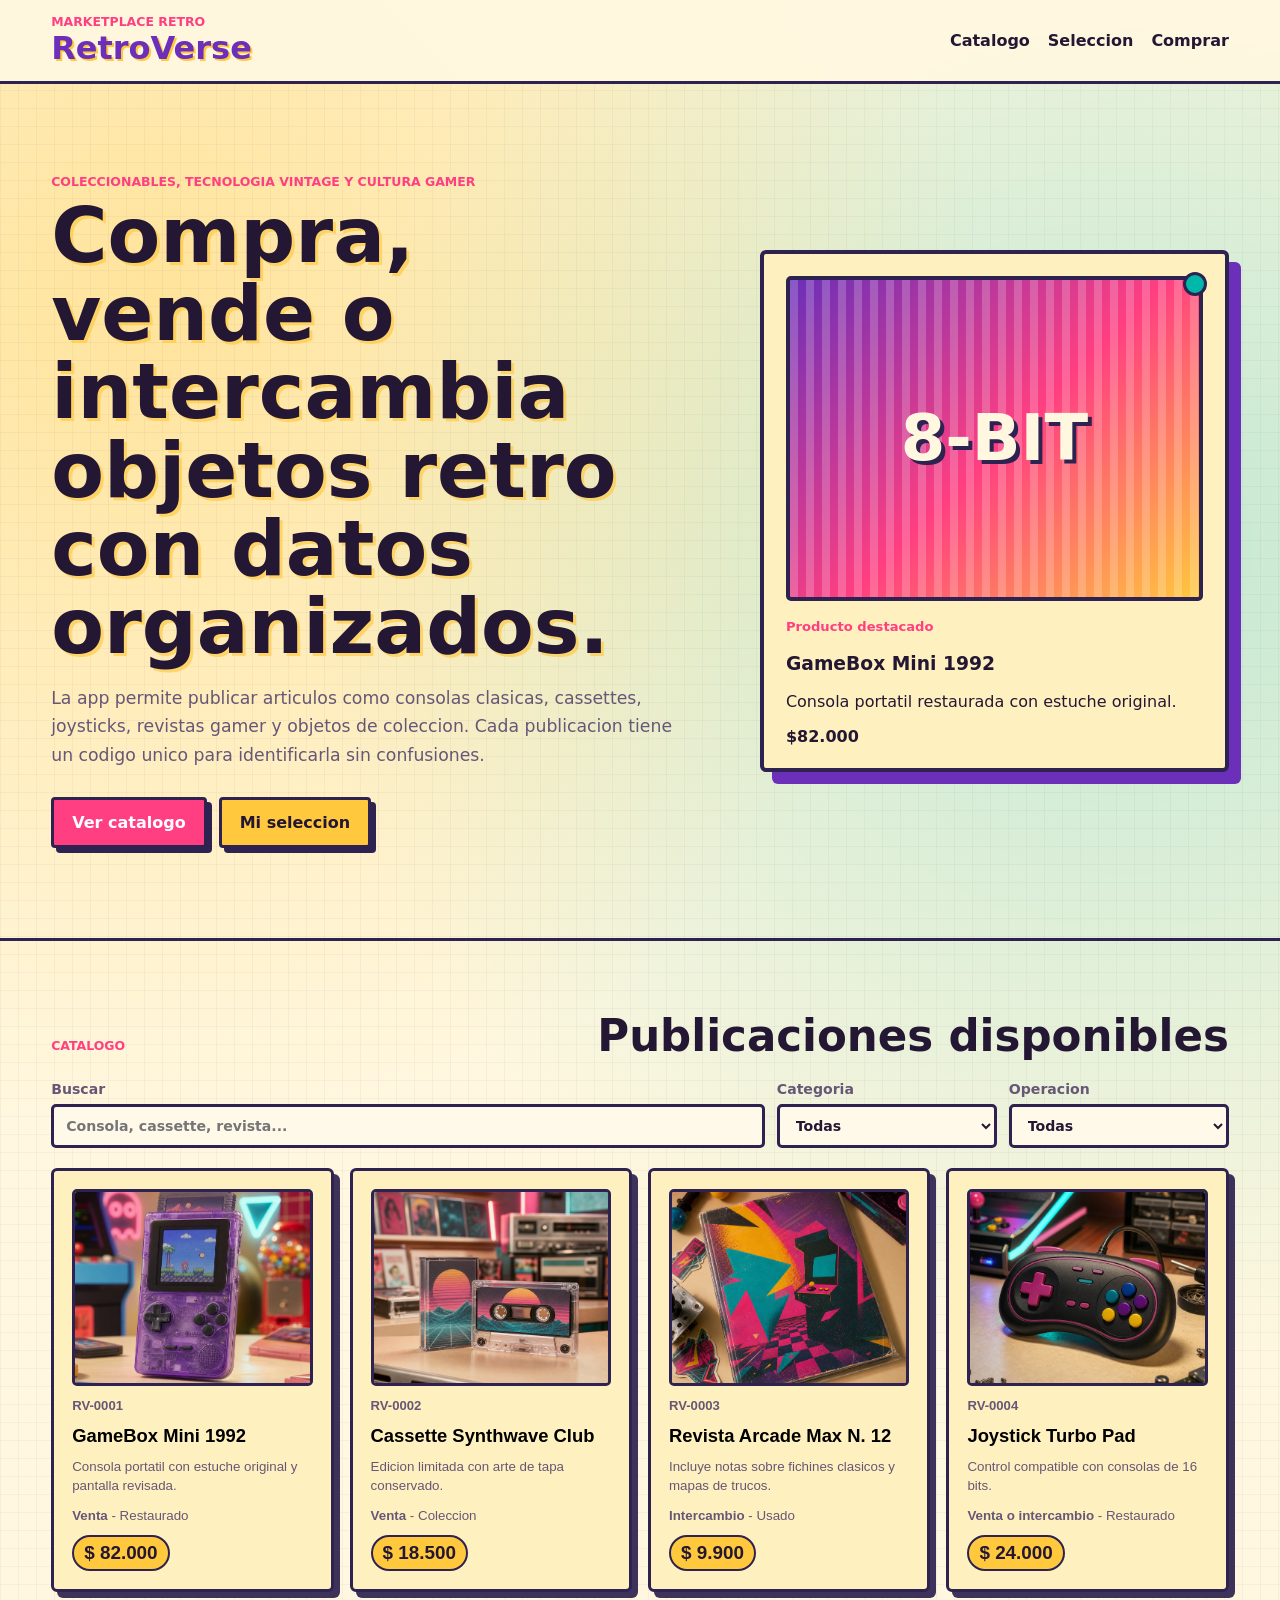
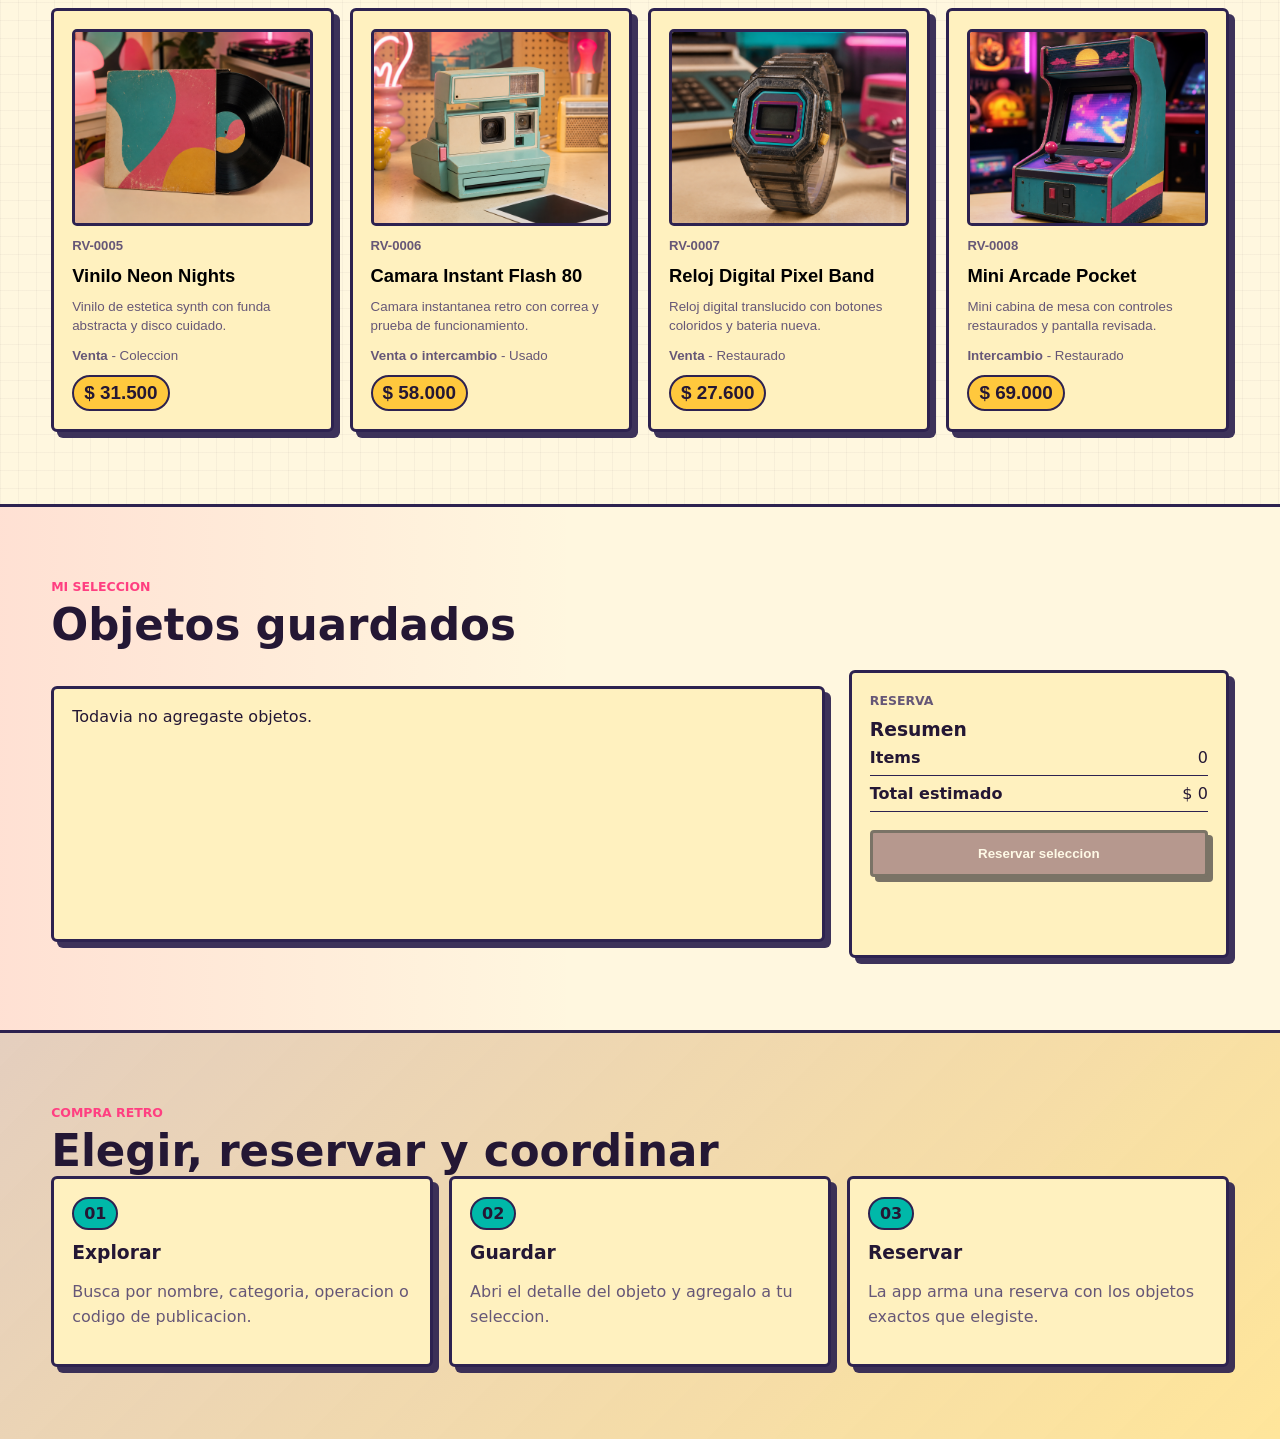
<file: index.html>
<!doctype html>
<html lang="es">
  <head>
    <meta charset="UTF-8" />
    <meta name="viewport" content="width=device-width, initial-scale=1.0" />
    <title>RetroVerse</title>
    <link rel="stylesheet" href="styles.css" />
  </head>
  <body>
    <header class="topbar">
      <div>
        <p class="eyebrow">Marketplace retro</p>
        <h1>RetroVerse</h1>
      </div>
      <nav aria-label="Secciones">
        <a href="#catalogo">Catalogo</a>
        <a href="#seleccion">Seleccion</a>
        <a href="#comprar">Comprar</a>
      </nav>
    </header>

    <main>
      <section class="hero">
        <div class="hero-copy">
          <p class="eyebrow">Coleccionables, tecnologia vintage y cultura gamer</p>
          <h2>Compra, vende o intercambia objetos retro con datos organizados.</h2>
          <p>
            La app permite publicar articulos como consolas clasicas, cassettes,
            joysticks, revistas gamer y objetos de coleccion. Cada publicacion
            tiene un codigo unico para identificarla sin confusiones.
          </p>
          <div class="hero-actions">
            <a class="button primary" href="#catalogo">Ver catalogo</a>
            <a class="button secondary" href="#seleccion">Mi seleccion</a>
          </div>
        </div>
        <div class="hero-panel" aria-label="Vista previa de producto destacado">
          <div class="product-visual">8-BIT</div>
          <p class="tag">Producto destacado</p>
          <h3>GameBox Mini 1992</h3>
          <p>Consola portatil restaurada con estuche original.</p>
          <strong>$82.000</strong>
        </div>
      </section>

      <section id="catalogo" class="section">
        <div class="section-heading">
          <p class="eyebrow">Catalogo</p>
          <h2>Publicaciones disponibles</h2>
        </div>
        <div class="toolbar">
          <label>
            Buscar
            <input id="searchInput" type="search" placeholder="Consola, cassette, revista..." />
          </label>
          <label>
            Categoria
            <select id="categorySelect">
              <option value="Todas">Todas</option>
              <option value="Consolas">Consolas</option>
              <option value="Musica">Musica</option>
              <option value="Revistas">Revistas</option>
              <option value="Accesorios">Accesorios</option>
              <option value="Fotografia">Fotografia</option>
              <option value="Arcade">Arcade</option>
              <option value="Wearables">Wearables</option>
            </select>
          </label>
          <label>
            Operacion
            <select id="operationSelect">
              <option value="Todas">Todas</option>
              <option value="Venta">Venta</option>
              <option value="Intercambio">Intercambio</option>
              <option value="Venta o intercambio">Venta o intercambio</option>
            </select>
          </label>
        </div>
        <div id="productGrid" class="product-grid"></div>
      </section>

      <section id="seleccion" class="section selection-section">
        <div class="section-heading">
          <div>
            <p class="eyebrow">Mi seleccion</p>
            <h2>Objetos guardados</h2>
          </div>
        </div>
        <div class="checkout-grid">
          <div class="selection-list" id="selectedItems">
            <p class="empty-state">Todavia no agregaste objetos.</p>
          </div>
          <aside class="checkout-panel">
            <p class="eyebrow">Reserva</p>
            <h3>Resumen</h3>
            <div class="detail-row"><strong>Items</strong><span id="itemCount">0</span></div>
            <div class="detail-row"><strong>Total estimado</strong><span id="totalAmount">$0</span></div>
            <button class="button primary wide" id="reserveButton" type="button" disabled>Reservar seleccion</button>
            <p id="reserveMessage" class="reserve-message"></p>
          </aside>
        </div>
      </section>

      <section id="comprar" class="section demo">
        <p class="eyebrow">Compra retro</p>
        <h2>Elegir, reservar y coordinar</h2>
        <div class="step-grid">
          <div>
            <span class="model-number">01</span>
            <h3>Explorar</h3>
            <p>Busca por nombre, categoria, operacion o codigo de publicacion.</p>
          </div>
          <div>
            <span class="model-number">02</span>
            <h3>Guardar</h3>
            <p>Abri el detalle del objeto y agregalo a tu seleccion.</p>
          </div>
          <div>
            <span class="model-number">03</span>
            <h3>Reservar</h3>
            <p>La app arma una reserva con los objetos exactos que elegiste.</p>
          </div>
        </div>
      </section>
    </main>

    <dialog id="productDialog">
      <button id="closeDialog" class="icon-button" aria-label="Cerrar">x</button>
      <div id="dialogContent"></div>
    </dialog>

    <script src="script.js"></script>
  </body>
</html>
</file>
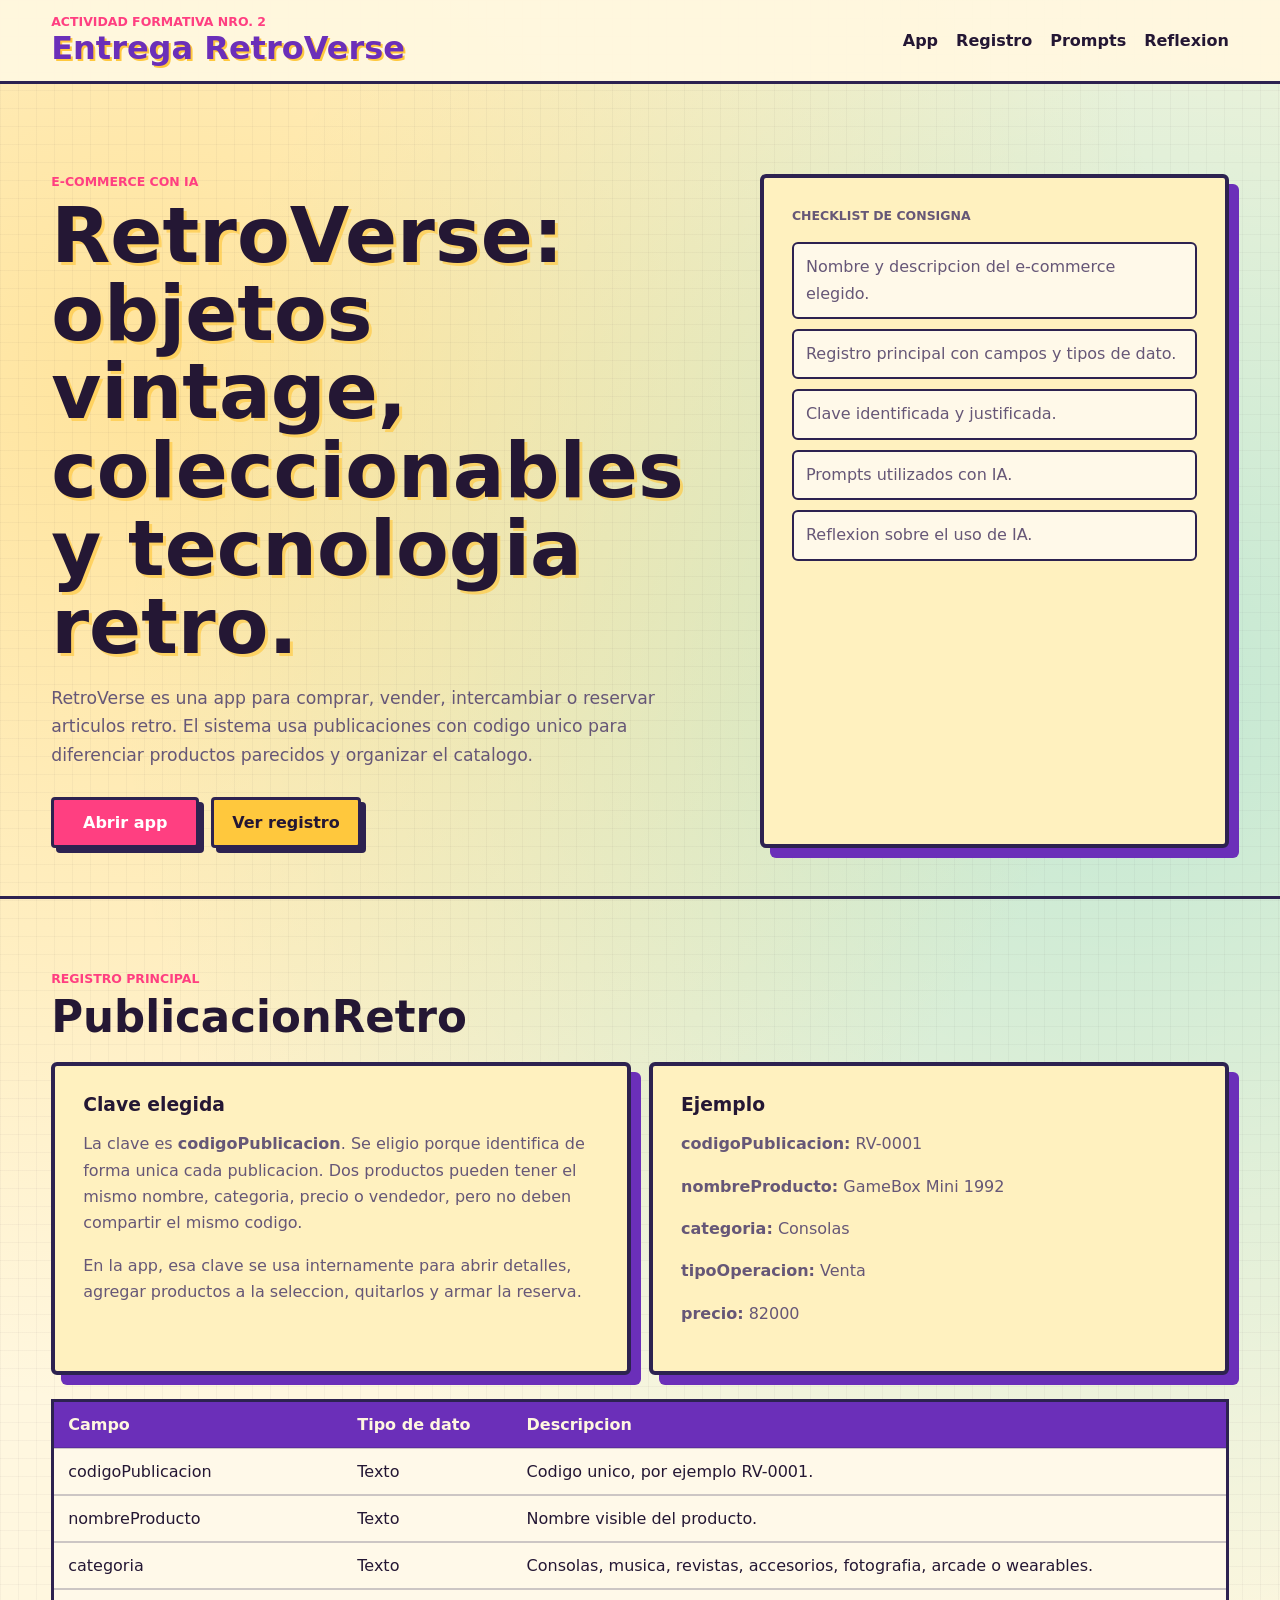
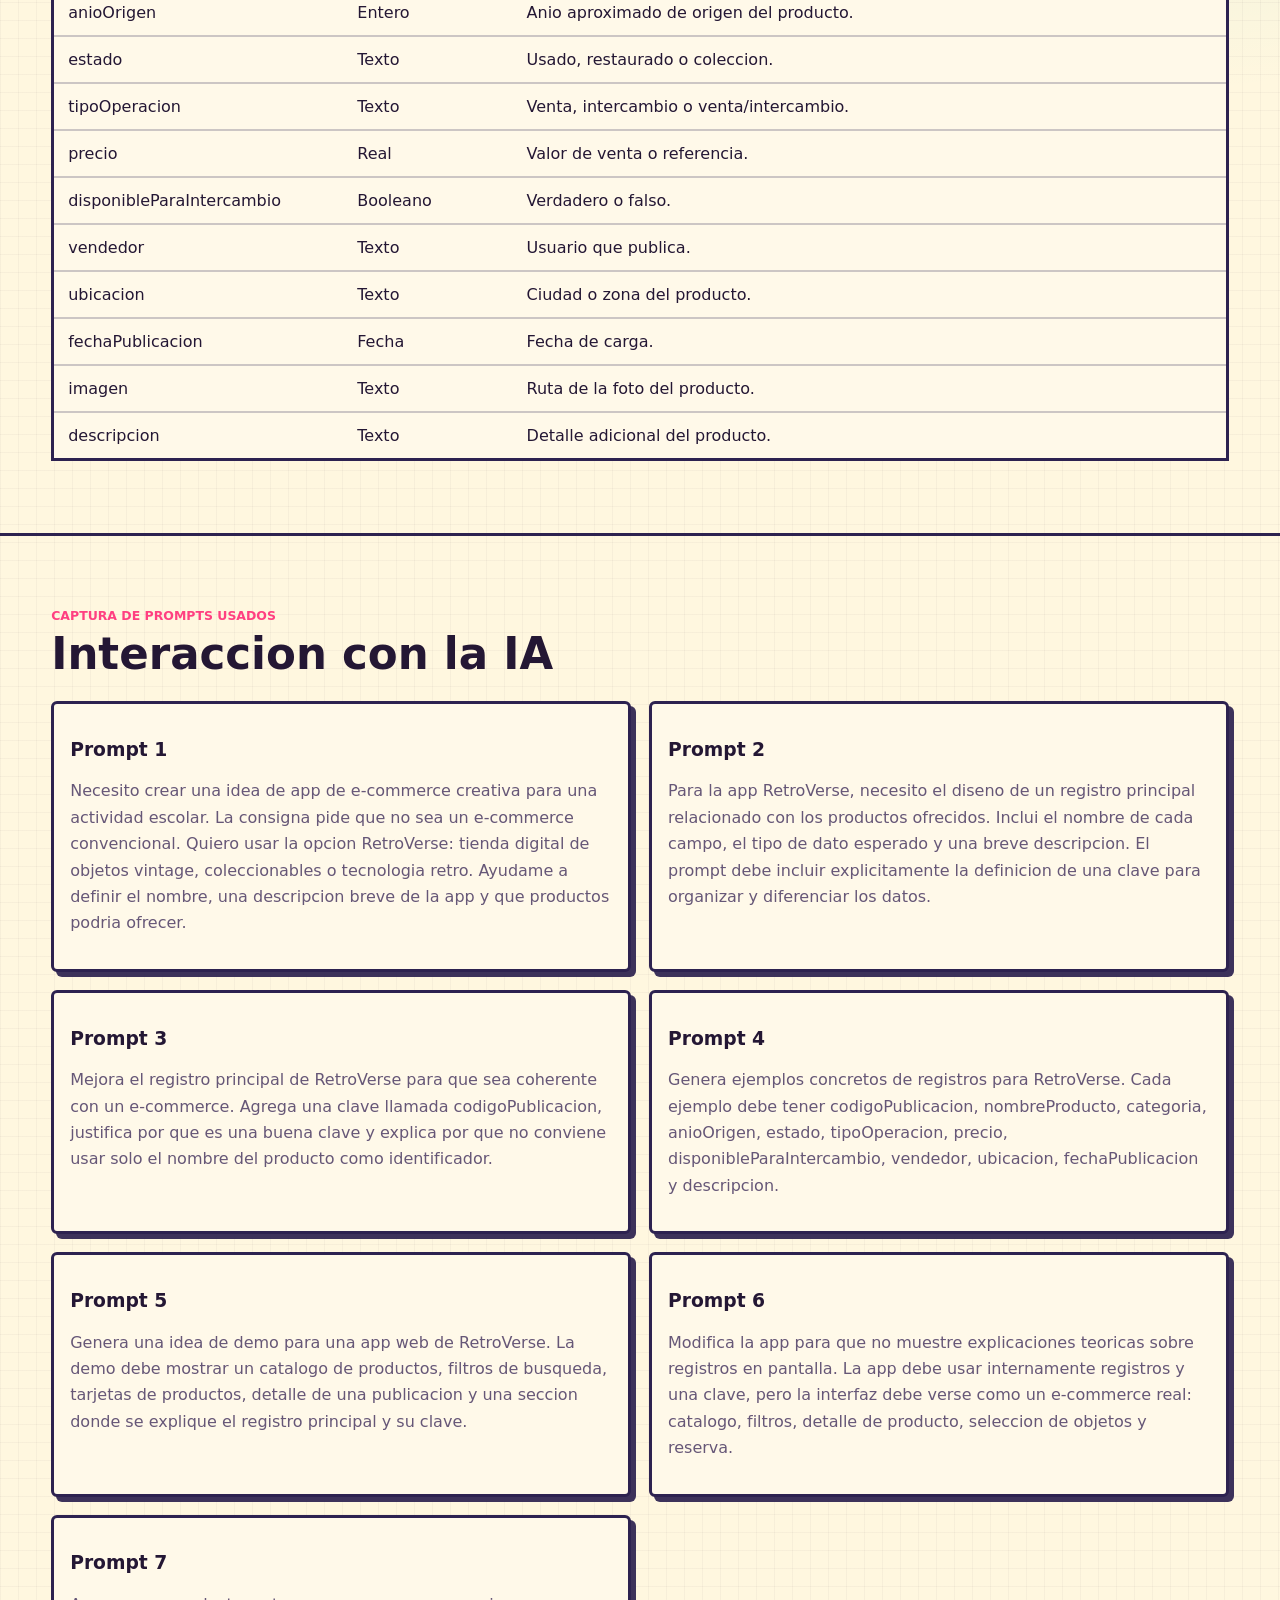
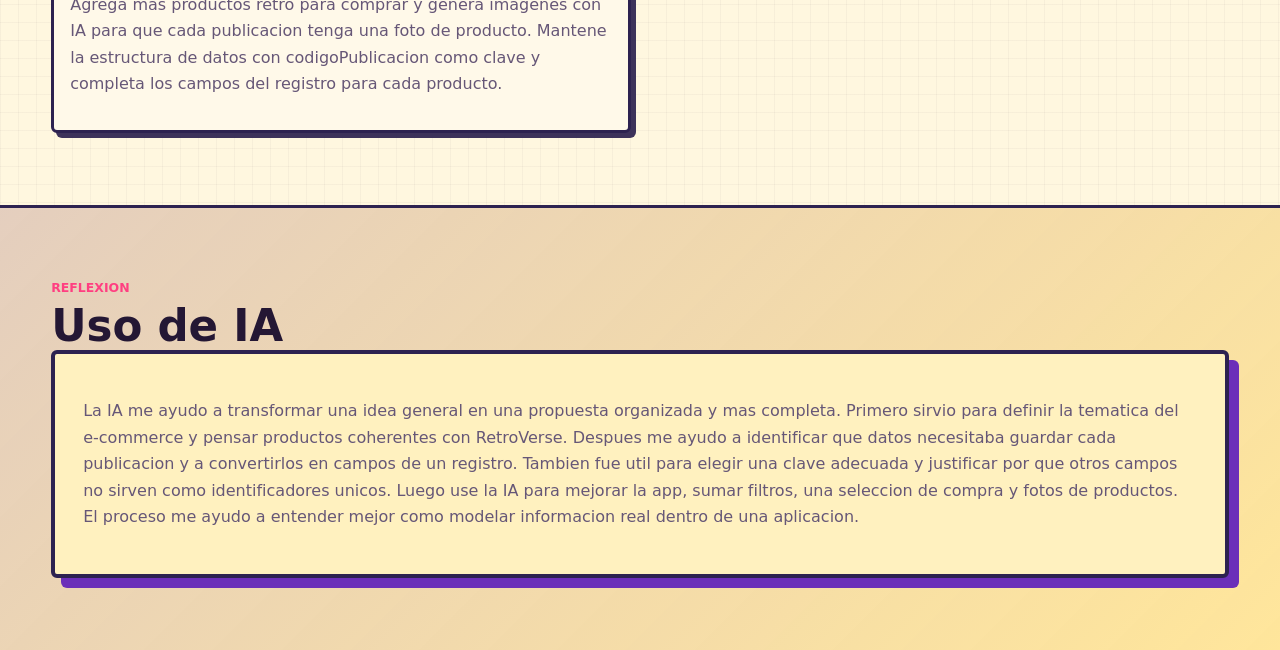
<file: entrega.html>
<!doctype html>
<html lang="es">
  <head>
    <meta charset="UTF-8" />
    <meta name="viewport" content="width=device-width, initial-scale=1.0" />
    <title>Entrega RetroVerse</title>
    <link rel="stylesheet" href="styles.css" />
    <style>
      .deliverable-hero {
        min-height: auto;
        padding-bottom: 48px;
      }

      .deliverable-card {
        background: var(--panel);
        border: 4px solid var(--line);
        border-radius: 6px;
        box-shadow: 10px 10px 0 var(--accent-strong);
        padding: clamp(18px, 3vw, 28px);
      }

      .deliverable-grid {
        display: grid;
        gap: 18px;
        grid-template-columns: repeat(2, minmax(0, 1fr));
      }

      .prompt-card {
        background: #fff9e9;
        border: 3px solid var(--line);
        border-radius: 6px;
        box-shadow: 5px 5px 0 rgba(45, 34, 80, 0.92);
        padding: 16px;
      }

      .prompt-card p,
      .deliverable-card p,
      .deliverable-card li {
        color: var(--muted);
        line-height: 1.65;
      }

      .deliverable-card h3 {
        margin: 0 0 10px;
      }

      .checklist {
        display: grid;
        gap: 10px;
        list-style: none;
        padding: 0;
      }

      .checklist li {
        background: #fff9e9;
        border: 2px solid var(--line);
        border-radius: 6px;
        padding: 10px 12px;
      }

      @media (max-width: 860px) {
        .deliverable-grid {
          grid-template-columns: 1fr;
        }
      }
    </style>
  </head>
  <body>
    <header class="topbar">
      <div>
        <p class="eyebrow">Actividad Formativa Nro. 2</p>
        <h1>Entrega RetroVerse</h1>
      </div>
      <nav aria-label="Secciones">
        <a href="index.html">App</a>
        <a href="#registro">Registro</a>
        <a href="#prompts">Prompts</a>
        <a href="#reflexion">Reflexion</a>
      </nav>
    </header>

    <main>
      <section class="hero deliverable-hero">
        <div class="hero-copy">
          <p class="eyebrow">E-commerce con IA</p>
          <h2>RetroVerse: objetos vintage, coleccionables y tecnologia retro.</h2>
          <p>
            RetroVerse es una app para comprar, vender, intercambiar o reservar
            articulos retro. El sistema usa publicaciones con codigo unico para
            diferenciar productos parecidos y organizar el catalogo.
          </p>
          <div class="hero-actions">
            <a class="button primary" href="index.html">Abrir app</a>
            <a class="button secondary" href="#registro">Ver registro</a>
          </div>
        </div>
        <div class="deliverable-card">
          <p class="eyebrow">Checklist de consigna</p>
          <ul class="checklist">
            <li>Nombre y descripcion del e-commerce elegido.</li>
            <li>Registro principal con campos y tipos de dato.</li>
            <li>Clave identificada y justificada.</li>
            <li>Prompts utilizados con IA.</li>
            <li>Reflexion sobre el uso de IA.</li>
          </ul>
        </div>
      </section>

      <section id="registro" class="section">
        <div class="section-heading">
          <div>
            <p class="eyebrow">Registro principal</p>
            <h2>PublicacionRetro</h2>
          </div>
        </div>
        <div class="deliverable-grid">
          <div class="deliverable-card">
            <h3>Clave elegida</h3>
            <p>
              La clave es <strong>codigoPublicacion</strong>. Se eligio porque
              identifica de forma unica cada publicacion. Dos productos pueden
              tener el mismo nombre, categoria, precio o vendedor, pero no deben
              compartir el mismo codigo.
            </p>
            <p>
              En la app, esa clave se usa internamente para abrir detalles,
              agregar productos a la seleccion, quitarlos y armar la reserva.
            </p>
          </div>
          <div class="deliverable-card">
            <h3>Ejemplo</h3>
            <p><strong>codigoPublicacion:</strong> RV-0001</p>
            <p><strong>nombreProducto:</strong> GameBox Mini 1992</p>
            <p><strong>categoria:</strong> Consolas</p>
            <p><strong>tipoOperacion:</strong> Venta</p>
            <p><strong>precio:</strong> 82000</p>
          </div>
        </div>

        <div class="table-wrap" style="margin-top: 24px;">
          <table>
            <thead>
              <tr>
                <th>Campo</th>
                <th>Tipo de dato</th>
                <th>Descripcion</th>
              </tr>
            </thead>
            <tbody>
              <tr><td>codigoPublicacion</td><td>Texto</td><td>Codigo unico, por ejemplo RV-0001.</td></tr>
              <tr><td>nombreProducto</td><td>Texto</td><td>Nombre visible del producto.</td></tr>
              <tr><td>categoria</td><td>Texto</td><td>Consolas, musica, revistas, accesorios, fotografia, arcade o wearables.</td></tr>
              <tr><td>anioOrigen</td><td>Entero</td><td>Anio aproximado de origen del producto.</td></tr>
              <tr><td>estado</td><td>Texto</td><td>Usado, restaurado o coleccion.</td></tr>
              <tr><td>tipoOperacion</td><td>Texto</td><td>Venta, intercambio o venta/intercambio.</td></tr>
              <tr><td>precio</td><td>Real</td><td>Valor de venta o referencia.</td></tr>
              <tr><td>disponibleParaIntercambio</td><td>Booleano</td><td>Verdadero o falso.</td></tr>
              <tr><td>vendedor</td><td>Texto</td><td>Usuario que publica.</td></tr>
              <tr><td>ubicacion</td><td>Texto</td><td>Ciudad o zona del producto.</td></tr>
              <tr><td>fechaPublicacion</td><td>Fecha</td><td>Fecha de carga.</td></tr>
              <tr><td>imagen</td><td>Texto</td><td>Ruta de la foto del producto.</td></tr>
              <tr><td>descripcion</td><td>Texto</td><td>Detalle adicional del producto.</td></tr>
            </tbody>
          </table>
        </div>
      </section>

      <section id="prompts" class="section">
        <p class="eyebrow">Captura de prompts usados</p>
        <h2>Interaccion con la IA</h2>
        <div class="deliverable-grid" style="margin-top: 22px;">
          <article class="prompt-card"><h3>Prompt 1</h3><p>Necesito crear una idea de app de e-commerce creativa para una actividad escolar. La consigna pide que no sea un e-commerce convencional. Quiero usar la opcion RetroVerse: tienda digital de objetos vintage, coleccionables o tecnologia retro. Ayudame a definir el nombre, una descripcion breve de la app y que productos podria ofrecer.</p></article>
          <article class="prompt-card"><h3>Prompt 2</h3><p>Para la app RetroVerse, necesito el diseno de un registro principal relacionado con los productos ofrecidos. Inclui el nombre de cada campo, el tipo de dato esperado y una breve descripcion. El prompt debe incluir explicitamente la definicion de una clave para organizar y diferenciar los datos.</p></article>
          <article class="prompt-card"><h3>Prompt 3</h3><p>Mejora el registro principal de RetroVerse para que sea coherente con un e-commerce. Agrega una clave llamada codigoPublicacion, justifica por que es una buena clave y explica por que no conviene usar solo el nombre del producto como identificador.</p></article>
          <article class="prompt-card"><h3>Prompt 4</h3><p>Genera ejemplos concretos de registros para RetroVerse. Cada ejemplo debe tener codigoPublicacion, nombreProducto, categoria, anioOrigen, estado, tipoOperacion, precio, disponibleParaIntercambio, vendedor, ubicacion, fechaPublicacion y descripcion.</p></article>
          <article class="prompt-card"><h3>Prompt 5</h3><p>Genera una idea de demo para una app web de RetroVerse. La demo debe mostrar un catalogo de productos, filtros de busqueda, tarjetas de productos, detalle de una publicacion y una seccion donde se explique el registro principal y su clave.</p></article>
          <article class="prompt-card"><h3>Prompt 6</h3><p>Modifica la app para que no muestre explicaciones teoricas sobre registros en pantalla. La app debe usar internamente registros y una clave, pero la interfaz debe verse como un e-commerce real: catalogo, filtros, detalle de producto, seleccion de objetos y reserva.</p></article>
          <article class="prompt-card"><h3>Prompt 7</h3><p>Agrega mas productos retro para comprar y genera imagenes con IA para que cada publicacion tenga una foto de producto. Mantene la estructura de datos con codigoPublicacion como clave y completa los campos del registro para cada producto.</p></article>
        </div>
      </section>

      <section id="reflexion" class="section demo">
        <p class="eyebrow">Reflexion</p>
        <h2>Uso de IA</h2>
        <div class="deliverable-card">
          <p>
            La IA me ayudo a transformar una idea general en una propuesta organizada
            y mas completa. Primero sirvio para definir la tematica del e-commerce y
            pensar productos coherentes con RetroVerse. Despues me ayudo a identificar
            que datos necesitaba guardar cada publicacion y a convertirlos en campos
            de un registro. Tambien fue util para elegir una clave adecuada y justificar
            por que otros campos no sirven como identificadores unicos. Luego use la IA
            para mejorar la app, sumar filtros, una seleccion de compra y fotos de
            productos. El proceso me ayudo a entender mejor como modelar informacion
            real dentro de una aplicacion.
          </p>
        </div>
      </section>
    </main>
  </body>
</html>
</file>
<file: styles.css>
:root {
  color-scheme: light;
  --ink: #241734;
  --muted: #665777;
  --line: #2d2250;
  --paper: #fff7df;
  --panel: #fff1bf;
  --accent: #ff3f81;
  --accent-strong: #6b2fb9;
  --sun: #ffc83d;
  --mint: #00b8a9;
  --blue: #2878ff;
  font-family: "Trebuchet MS", Inter, ui-sans-serif, system-ui, -apple-system, BlinkMacSystemFont, "Segoe UI", sans-serif;
}

* {
  box-sizing: border-box;
}

html {
  scroll-behavior: smooth;
}

body {
  margin: 0;
  background:
    linear-gradient(rgba(36, 23, 52, 0.035) 1px, transparent 1px),
    linear-gradient(90deg, rgba(36, 23, 52, 0.035) 1px, transparent 1px),
    radial-gradient(circle at 12% 10%, rgba(255, 200, 61, 0.42), transparent 28%),
    radial-gradient(circle at 88% 18%, rgba(0, 184, 169, 0.24), transparent 30%),
    var(--paper);
  background-size: 18px 18px, 18px 18px, auto, auto, auto;
  color: var(--ink);
}

a {
  color: inherit;
  text-decoration: none;
}

.topbar {
  align-items: center;
  background: rgba(255, 247, 223, 0.96);
  border-bottom: 3px solid var(--line);
  display: flex;
  justify-content: space-between;
  min-height: 72px;
  padding: 14px clamp(18px, 4vw, 56px);
  position: sticky;
  top: 0;
  z-index: 10;
}

.topbar h1,
.topbar p {
  margin: 0;
}

.topbar h1 {
  color: var(--accent-strong);
  text-shadow: 2px 2px 0 var(--sun);
}

nav {
  display: flex;
  gap: 18px;
  font-weight: 700;
}

nav a:hover {
  color: var(--accent);
}

.eyebrow {
  color: var(--accent);
  font-size: 0.78rem;
  font-weight: 800;
  letter-spacing: 0;
  margin: 0 0 8px;
  text-transform: uppercase;
}

.hero {
  display: grid;
  gap: clamp(28px, 5vw, 72px);
  grid-template-columns: minmax(0, 1.1fr) minmax(280px, 0.8fr);
  min-height: calc(100vh - 72px);
  padding: clamp(40px, 7vw, 92px) clamp(18px, 4vw, 56px);
  position: relative;
}

.hero-copy {
  align-self: center;
  max-width: 780px;
}

.hero h2 {
  font-size: clamp(2.2rem, 6vw, 5.8rem);
  line-height: 1.02;
  margin: 0;
  max-width: 900px;
  text-shadow: 3px 3px 0 rgba(255, 200, 61, 0.65);
}

.hero-copy p:not(.eyebrow) {
  color: var(--muted);
  font-size: 1.08rem;
  line-height: 1.65;
  max-width: 680px;
}

.hero-actions {
  display: flex;
  flex-wrap: wrap;
  gap: 12px;
  margin-top: 28px;
}

.button {
  border: 3px solid var(--line);
  border-radius: 4px;
  box-shadow: 5px 5px 0 var(--line);
  display: inline-flex;
  font-weight: 800;
  justify-content: center;
  min-width: 148px;
  padding: 13px 18px;
}

.button.primary {
  background: var(--accent);
  color: #fff;
}

.button.secondary {
  background: var(--sun);
  color: var(--ink);
}

.button.wide {
  margin-top: 18px;
  width: 100%;
}

.button:disabled {
  cursor: not-allowed;
  filter: grayscale(0.8);
  opacity: 0.62;
}

.hero-panel {
  align-self: center;
  background: var(--panel);
  border: 4px solid var(--line);
  border-radius: 6px;
  box-shadow: 12px 12px 0 var(--accent-strong);
  min-height: 420px;
  padding: 22px;
  position: relative;
}

.hero-panel::before {
  background: var(--mint);
  border: 3px solid var(--line);
  border-radius: 999px;
  content: "";
  height: 18px;
  position: absolute;
  right: 18px;
  top: 18px;
  width: 18px;
}

.product-visual {
  align-items: center;
  aspect-ratio: 1 / 0.78;
  background:
    repeating-linear-gradient(90deg, rgba(255, 255, 255, 0.2), rgba(255, 255, 255, 0.2) 8px, transparent 8px, transparent 16px),
    linear-gradient(135deg, #6b2fb9, #ff3f81 52%, #ffc83d);
  border: 4px solid var(--line);
  border-radius: 5px;
  color: #fff7df;
  display: flex;
  font-size: clamp(2.4rem, 5vw, 4.8rem);
  font-weight: 900;
  justify-content: center;
  margin-bottom: 18px;
  text-shadow: 4px 4px 0 var(--line);
}

.tag,
.card-code {
  color: var(--accent);
  font-size: 0.82rem;
  font-weight: 800;
  margin: 0 0 8px;
}

.section {
  border-top: 3px solid var(--line);
  padding: clamp(38px, 6vw, 72px) clamp(18px, 4vw, 56px);
}

.section-heading {
  align-items: end;
  display: flex;
  justify-content: space-between;
  margin-bottom: 20px;
}

.section h2 {
  font-size: clamp(1.7rem, 3.4vw, 3rem);
  line-height: 1.1;
  margin: 0;
}

.toolbar {
  display: grid;
  gap: 12px;
  grid-template-columns: minmax(180px, 1fr) minmax(150px, 220px) minmax(150px, 220px);
  margin-bottom: 20px;
}

label {
  color: var(--muted);
  display: grid;
  font-size: 0.88rem;
  font-weight: 800;
  gap: 7px;
}

input,
select {
  background: #fff9e9;
  border: 3px solid var(--line);
  border-radius: 5px;
  color: var(--ink);
  font: inherit;
  min-height: 44px;
  padding: 10px 12px;
}

.product-grid {
  display: grid;
  gap: 16px;
  grid-template-columns: repeat(4, minmax(0, 1fr));
}

.product-card {
  background: var(--panel);
  border: 3px solid var(--line);
  border-radius: 6px;
  box-shadow: 6px 6px 0 rgba(45, 34, 80, 0.92);
  cursor: pointer;
  display: grid;
  gap: 10px;
  min-height: 280px;
  padding: 18px;
  text-align: left;
  transition: transform 0.16s ease, box-shadow 0.16s ease;
}

.product-photo {
  aspect-ratio: 1 / 0.82;
  background: #fff7df;
  border: 3px solid var(--line);
  border-radius: 5px;
  display: block;
  object-fit: cover;
  width: 100%;
}

.product-card:hover {
  box-shadow: 8px 8px 0 var(--accent);
  transform: translate(-2px, -2px);
}

.card-icon {
  align-items: center;
  background:
    repeating-linear-gradient(0deg, rgba(255, 255, 255, 0.25), rgba(255, 255, 255, 0.25) 6px, transparent 6px, transparent 12px),
    var(--mint);
  border: 3px solid var(--line);
  border-radius: 5px;
  color: var(--ink);
  display: flex;
  font-size: 2rem;
  font-weight: 900;
  height: 74px;
  justify-content: center;
}

.product-card h3 {
  font-size: 1.15rem;
  margin: 0;
}

.product-card p {
  color: var(--muted);
  line-height: 1.45;
  margin: 0;
}

.price {
  background: var(--sun);
  border: 2px solid var(--line);
  border-radius: 999px;
  color: var(--ink);
  font-size: 1.18rem;
  font-weight: 900;
  justify-self: start;
  padding: 5px 10px;
}

.two-column {
  display: grid;
  gap: 28px;
  grid-template-columns: minmax(260px, 0.7fr) minmax(320px, 1.3fr);
}

.two-column p {
  color: var(--muted);
  line-height: 1.7;
}

.table-wrap {
  overflow-x: auto;
}

table {
  background: #fff9e9;
  border: 3px solid var(--line);
  border-collapse: collapse;
  min-width: 760px;
  width: 100%;
}

th,
td {
  border-bottom: 2px solid rgba(45, 34, 80, 0.24);
  padding: 13px 14px;
  text-align: left;
  vertical-align: top;
}

th {
  background: var(--accent-strong);
  color: var(--accent-strong);
  color: #fff7df;
}

.demo {
  background:
    linear-gradient(135deg, rgba(107, 47, 185, 0.18), rgba(255, 200, 61, 0.28)),
    #fff1bf;
}

.selection-section {
  background:
    linear-gradient(90deg, rgba(255, 63, 129, 0.12), transparent 45%),
    #fff7df;
}

.step-grid {
  display: grid;
  gap: 16px;
  grid-template-columns: repeat(3, minmax(0, 1fr));
}

.step-grid > div {
  background: #fff1bf;
  border: 3px solid var(--line);
  border-radius: 6px;
  box-shadow: 6px 6px 0 rgba(45, 34, 80, 0.92);
  padding: 18px;
}

.step-grid h3 {
  margin: 12px 0 8px;
}

.step-grid p,
.checkout-panel p,
.selection-item p {
  color: var(--muted);
  line-height: 1.6;
}

.model-number {
  background: var(--mint);
  border: 2px solid var(--line);
  border-radius: 999px;
  color: var(--ink);
  display: inline-flex;
  font-weight: 900;
  padding: 5px 10px;
}

.checkout-grid {
  display: grid;
  gap: 24px;
  grid-template-columns: minmax(320px, 1fr) minmax(280px, 380px);
}

.selection-list {
  display: grid;
  gap: 14px;
}

.selection-item,
.checkout-panel,
.empty-state {
  background: #fff1bf;
  border: 3px solid var(--line);
  border-radius: 6px;
  box-shadow: 6px 6px 0 rgba(45, 34, 80, 0.92);
  padding: 18px;
}

.selection-item {
  align-items: center;
  display: flex;
  gap: 16px;
  justify-content: space-between;
}

.selection-item h3,
.checkout-panel h3 {
  margin: 0;
}

.selection-actions {
  align-items: flex-end;
  display: grid;
  gap: 10px;
  justify-items: end;
}

.remove-button {
  background: #fff7df;
  border: 2px solid var(--line);
  border-radius: 4px;
  color: var(--ink);
  cursor: pointer;
  font: inherit;
  font-weight: 800;
  padding: 8px 10px;
}

.reserve-message {
  font-weight: 800;
  min-height: 28px;
}

dialog {
  background: #fff7df;
  border: 4px solid var(--line);
  border-radius: 6px;
  box-shadow: 10px 10px 0 var(--accent-strong);
  max-width: 640px;
  padding: 24px;
  width: min(92vw, 640px);
}

dialog::backdrop {
  background: rgba(31, 41, 51, 0.42);
}

.icon-button {
  background: var(--ink);
  border: 0;
  border-radius: 4px;
  color: #fff;
  cursor: pointer;
  float: right;
  font-size: 1rem;
  height: 34px;
  width: 34px;
}

.detail-list {
  display: grid;
  gap: 8px;
  margin-top: 16px;
}

.dialog-photo {
  aspect-ratio: 1 / 0.58;
  background: #fff1bf;
  border: 3px solid var(--line);
  border-radius: 6px;
  display: block;
  margin: 0 0 18px;
  object-fit: cover;
  width: 100%;
}

.detail-row {
  border-bottom: 1px solid var(--line);
  display: flex;
  justify-content: space-between;
  padding: 8px 0;
}

@media (max-width: 960px) {
  .hero,
  .two-column {
    grid-template-columns: 1fr;
  }

  .hero {
    min-height: auto;
  }

  .product-grid {
    grid-template-columns: repeat(2, minmax(0, 1fr));
  }

  .step-grid,
  .checkout-grid {
    grid-template-columns: 1fr;
  }
}

@media (max-width: 640px) {
  .topbar {
    align-items: flex-start;
    gap: 12px;
    flex-direction: column;
  }

  nav {
    flex-wrap: wrap;
    gap: 12px;
  }

  .toolbar {
    grid-template-columns: 1fr;
  }

  .product-grid {
    grid-template-columns: 1fr;
  }

  .hero-panel {
    min-height: 0;
  }

  .selection-item {
    align-items: flex-start;
    flex-direction: column;
  }

  .selection-actions {
    justify-items: start;
  }
}
</file>
